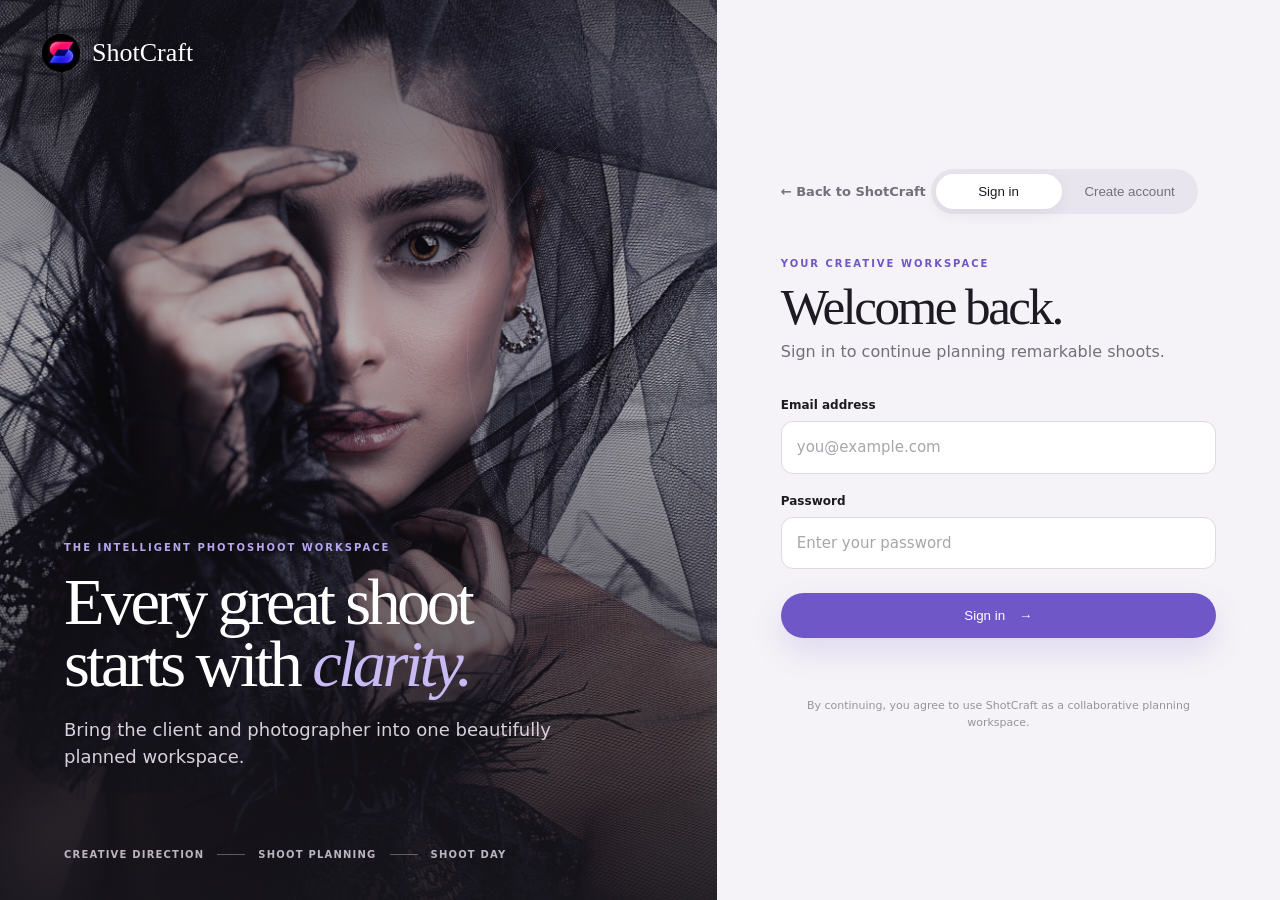
<file: static/auth.html>
<!doctype html>
<html lang="en">
<head>
  <meta charset="utf-8">
  <meta name="viewport" content="width=device-width,initial-scale=1">
  <title>Welcome · ShotCraft</title>
  <link rel="stylesheet" href="/static/auth.css?v=city-picker-1">
</head>
<body>
  <main class="auth-shell">
    <section class="visual" aria-label="ShotCraft creative workspace">
      <img src="/static/landing/landing3.jpg" alt="Editorial portrait for the ShotCraft workspace">
      <div class="visual-shade"></div><div class="orbit orbit-one"></div><div class="orbit orbit-two"></div>
      <a class="brand light" href="/"><span class="brand-mark logo-image"><img src="/static/brand/shotcraft-mark.png" alt=""></span><span>ShotCraft</span></a>
      <div class="visual-copy"><p class="eyebrow">The intelligent photoshoot workspace</p><h1>Every great shoot<br>starts with <em>clarity.</em></h1><p>Bring the client and photographer into one beautifully planned workspace.</p></div>
      <div class="visual-foot"><span>Creative direction</span><i></i><span>Shoot planning</span><i></i><span>Shoot day</span></div>
    </section>

    <section class="form-panel">
      <div class="form-wrap">
        <a class="back" href="/">← Back to ShotCraft</a>
        <div class="mobile-brand"><span class="brand-mark logo-image"><img src="/static/brand/shotcraft-mark.png" alt=""></span><span>ShotCraft</span></div>
        <div class="tabs" role="tablist" aria-label="Authentication mode"><button id="loginTab" role="tab">Sign in</button><button id="signupTab" role="tab">Create account</button></div>
        <div class="intro"><p class="eyebrow">Your creative workspace</p><h2 id="heading">Welcome back.</h2><p id="sub">Sign in to continue planning remarkable shoots.</p></div>
        <form id="form">
          <div class="field" id="nameField"><label for="name">Your name</label><input id="name" autocomplete="name" placeholder="How should we address you?"></div>
          <div class="field profile-field" id="cityField"><label for="city">Your city</label><div class="city-combobox"><input id="city" autocomplete="off" role="combobox" aria-autocomplete="list" aria-controls="citySuggestions" aria-expanded="false" placeholder="Search a U.S. city"><ul id="citySuggestions" role="listbox" hidden></ul></div><small class="city-help">Start typing, then choose a city from the suggestions.</small></div>
          <div class="field"><label for="email">Email address</label><input id="email" type="email" required autocomplete="email" placeholder="you@example.com"></div>
          <div class="field"><div class="label-row"><label for="password">Password</label><span id="passwordHint">At least 8 characters</span></div><input id="password" type="password" required minlength="8" autocomplete="current-password" placeholder="Enter your password"></div>
          <fieldset id="roleField"><legend>Choose your workspace</legend><div class="roles"><label class="role"><input type="radio" name="role" value="client" checked><span class="role-icon">◎</span><span><b>Plan a shoot</b><small>I’m a client sharing my vision</small></span><i>✓</i></label><label class="role"><input type="radio" name="role" value="photographer"><span class="role-icon">◇</span><span><b>Manage my studio</b><small>I’m a photographer producing shoots</small></span><i>✓</i></label></div></fieldset>
          <div class="profile-field photographer-profile" id="photographerProfile"><div class="field"><label for="specialties">Photography specialties</label><input id="specialties" placeholder="e.g. portraits, editorial, weddings"></div><div class="field"><label for="bio">Short studio bio <span>optional</span></label><textarea id="bio" maxlength="500" placeholder="Tell clients what you love to photograph."></textarea></div></div>
          <button class="submit" id="submit">Sign in <span>→</span></button>
          <div id="status" role="status" aria-live="polite"></div>
        </form>
        <p class="terms">By continuing, you agree to use ShotCraft as a collaborative planning workspace.</p>
      </div>
    </section>
  </main>
  <script src="/static/auth.js?v=city-picker-2"></script>
</body>
</html>
</file>
<file: static/auth.css>
:root{--ink:#1d1a22;--muted:#746f7a;--paper:#f5f3f7;--white:#fff;--line:#ded9e4;--iris:#7057c7;--iris-dark:#5b43b1;--iris-soft:#eeeaf9;--sky:#76b7e5;--error:#a84040}*{box-sizing:border-box}body{margin:0;background:var(--paper);color:var(--ink);font:15px/1.5 Inter,ui-sans-serif,system-ui,sans-serif}.auth-shell{min-height:100svh;display:grid;grid-template-columns:minmax(460px,1.12fr) minmax(500px,.88fr)}.visual{position:relative;min-height:100svh;overflow:hidden;background:#17151c;color:#fff}.visual>img,.visual-shade{position:absolute;inset:0;width:100%;height:100%}.visual>img{object-fit:cover;object-position:center 38%;filter:saturate(.76)}.visual-shade{background:linear-gradient(90deg,#17151c2e,#17151c12),linear-gradient(0deg,#17151ceb 0%,#17151c28 63%,#17151c8c)}.brand{position:absolute;z-index:2;top:34px;left:42px;display:flex;align-items:center;gap:12px;color:inherit;text-decoration:none;font:500 26px Georgia,serif}.brand-mark{width:38px;height:38px;display:grid;place-items:center;border:1px solid var(--sky);border-radius:50%;font:16px Georgia}.visual-copy{position:absolute;z-index:2;left:clamp(34px,5vw,80px);right:45px;bottom:130px}.eyebrow{margin:0;color:var(--iris);font-size:10px;font-weight:850;letter-spacing:.2em;text-transform:uppercase}.visual .eyebrow{color:#b5a6ee}.visual-copy h1{max-width:780px;margin:16px 0 20px;font:500 clamp(48px,5.2vw,82px)/.94 Georgia,serif;letter-spacing:-.055em}.visual-copy h1 em{color:#c8baf3;font-weight:400}.visual-copy>p:last-child{max-width:530px;margin:0;color:#d8d1db;font-size:18px}.visual-foot{position:absolute;z-index:2;left:clamp(34px,5vw,80px);right:45px;bottom:38px;display:flex;align-items:center;gap:13px;color:#bcb4c0;font-size:10px;font-weight:750;text-transform:uppercase;letter-spacing:.12em}.visual-foot i{width:28px;height:1px;background:#ffffff4f}.orbit{position:absolute;border:1px solid #aa94ed2e;border-radius:50%}.orbit-one{width:560px;height:560px;right:-310px;top:8%}.orbit-two{width:320px;height:320px;right:-130px;top:22%}.form-panel{min-height:100svh;display:grid;place-items:center;padding:46px clamp(30px,5vw,82px);background:var(--paper)}.form-wrap{width:100%;max-width:520px}.back{display:inline-block;margin-bottom:52px;color:var(--muted);text-decoration:none;font-size:13px;font-weight:750}.back:hover{color:var(--iris)}.mobile-brand{display:none}.tabs{display:inline-flex;gap:5px;padding:5px;margin-bottom:42px;border-radius:999px;background:#e9e5ee}.tabs button{min-width:126px;padding:10px 15px;border:0;border-radius:999px;background:transparent;color:var(--muted);font:750 13px inherit;cursor:pointer}.tabs button.active{background:#fff;color:var(--ink);box-shadow:0 5px 16px #392e5312}.intro h2{margin:10px 0 8px;font:500 clamp(43px,4vw,58px)/1 Georgia,serif;letter-spacing:-.05em}.intro>p:last-child{margin:0 0 32px;color:var(--muted);font-size:16px}.field{display:flex;flex-direction:column;gap:7px;margin:18px 0}.field label,fieldset legend{font-size:12px;font-weight:800}.label-row{display:flex;justify-content:space-between;align-items:center}.label-row span{color:#9a949e;font-size:11px}.field input{width:100%;padding:14px 15px;border:1px solid var(--line);border-radius:12px;outline:none;background:#fff;color:var(--ink);font:inherit;transition:border .2s,box-shadow .2s}.field input:focus{border-color:var(--iris);box-shadow:0 0 0 4px #7057c714}.field input::placeholder{color:#aaa4ad}fieldset{margin:25px 0 4px;padding:0;border:0}.roles{display:grid;grid-template-columns:1fr 1fr;gap:10px;margin-top:9px}.role{position:relative;min-height:112px;display:flex;align-items:flex-start;gap:11px;padding:15px;border:1px solid var(--line);border-radius:13px;background:#fff;cursor:pointer;transition:.2s}.role:hover{border-color:#bfb4da}.role:has(input:checked){border-color:var(--iris);background:var(--iris-soft);box-shadow:0 0 0 1px var(--iris)}.role input{position:absolute;opacity:0}.role-icon{width:31px;height:31px;flex:none;display:grid;place-items:center;border:1px solid #cfc8d7;border-radius:50%;color:var(--iris)}.role b,.role small{display:block}.role small{margin-top:4px;color:var(--muted);font-size:11px;line-height:1.35}.role i{display:none;margin-left:auto;color:var(--iris);font-style:normal}.role:has(input:checked) i{display:block}.submit{width:100%;display:flex;align-items:center;justify-content:center;gap:14px;margin-top:24px;padding:15px;border:0;border-radius:999px;background:var(--iris);color:#fff;font:800 14px inherit;cursor:pointer;box-shadow:0 13px 30px #7057c72b}.submit:hover{background:var(--iris-dark)}.submit:disabled{opacity:.6;cursor:wait}#status{min-height:24px;margin-top:13px;color:var(--error);text-align:center;font-size:12px}.terms{margin:23px auto 0;max-width:390px;color:#99929c;text-align:center;font-size:11px}#nameField,fieldset{display:none}.signup-mode #nameField{display:flex}.signup-mode fieldset{display:block}.signup-mode #passwordHint{display:inline}.login-mode #passwordHint{display:none}@media(max-width:900px){.auth-shell{grid-template-columns:1fr}.visual{min-height:310px;height:34svh}.visual>img{object-position:center 34%}.visual-copy{bottom:45px}.visual-copy h1{font-size:48px}.visual-copy>p:last-child,.visual-foot,.orbit{display:none}.form-panel{min-height:66svh;padding:38px 24px 60px}.form-wrap{max-width:600px}.back{margin-bottom:30px}}@media(max-width:560px){.visual{min-height:230px;height:27svh}.visual .brand{top:22px;left:22px}.visual-copy{left:22px;right:20px;bottom:24px}.visual-copy h1{font-size:37px;margin-bottom:0}.visual-copy .eyebrow{display:none}.form-panel{display:block}.tabs{width:100%;margin-bottom:33px}.tabs button{flex:1;min-width:0}.roles{grid-template-columns:1fr}.intro h2{font-size:43px}}
.brand-mark.logo-image{position:relative;overflow:hidden;border:0;background:#071a2a;isolation:isolate}.brand-mark.logo-image img{position:absolute;top:50%;left:50%;display:block;width:100%;height:100%;max-width:none;object-fit:contain;transform:translate(-50%,-50%)}
@media(min-width:901px){.auth-shell{align-items:start}.visual{position:sticky;top:0;height:100svh;min-height:100svh;align-self:start}}

/* Signup profiles make the photographer directory useful without adding a second screen. */
.profile-field{display:none}.signup-mode .profile-field{display:flex}.photographer-profile{flex-direction:column}.field textarea{width:100%;min-height:92px;padding:14px 15px;border:1px solid var(--line);border-radius:12px;outline:none;resize:vertical;background:#fff;color:var(--ink);font:inherit}.field textarea:focus{border-color:var(--iris);box-shadow:0 0 0 4px #7057c714}.field label span{color:#9a949e;font-weight:500}

.city-combobox{position:relative;width:100%}
#citySuggestions{position:absolute;z-index:10;top:calc(100% + 5px);left:0;right:0;max-height:245px;overflow-y:auto;margin:0;padding:5px;list-style:none;border:1px solid var(--line);border-radius:12px;background:#fff;box-shadow:0 14px 30px #31233d1f}
#citySuggestions[hidden]{display:none}
#citySuggestions li{padding:10px 12px;border-radius:8px;cursor:pointer}
#citySuggestions li:hover,#citySuggestions li[aria-selected="true"]{background:var(--iris-soft);color:var(--iris-dark)}
.city-help{color:var(--muted);font-size:11px}
#photographerProfile[hidden]{display:none}
</file>
